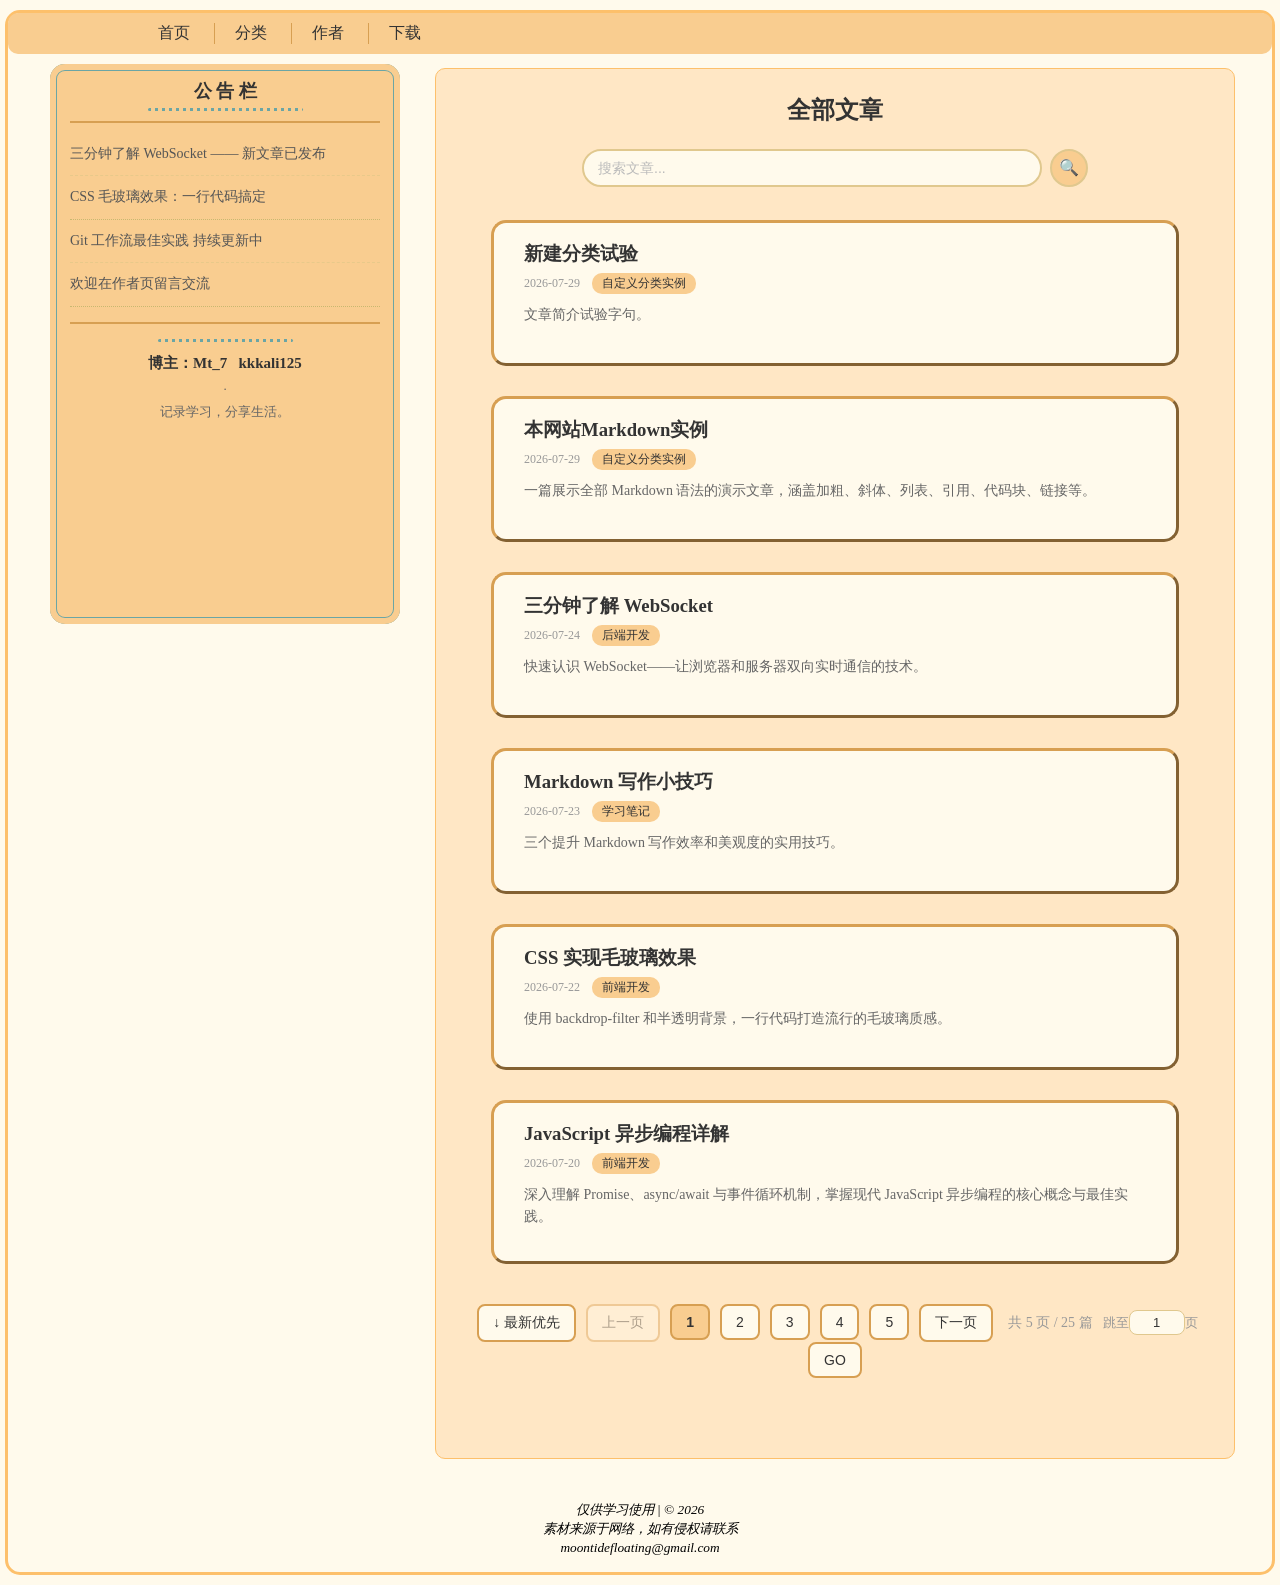
<file: index.html>
<!DOCTYPE html>
<html>
	<head>
		<meta charset="utf-8">
		<meta name="viewport" content="width=device-width, initial-scale=1.0">
		<title>温知小筑-首页</title>
		<link rel="stylesheet" href="123.css" />
		<link rel="icon" type="image/png" href="logo.png" />
		<style>
			.souSuoRongQi{display:flex!important;align-items:center;justify-content:center;gap:8px;margin:15px 50px 5px;min-height:44px}
			.souSuoShuRuBox{position:relative;flex:1;max-width:460px}
			.souSuoShuRu{width:100%;padding:9px 34px 9px 14px;border:2px solid #e0c88e;border-radius:20px;background:#FFFAEC;font-size:14px;color:#333;outline:none;box-sizing:border-box}
			.souSuoAnNiu{width:38px;height:38px;flex-shrink:0;border:2px solid #e0c88e;border-radius:50%;background:#f9cd90;font-size:16px;cursor:pointer;display:flex;align-items:center;justify-content:center}
			.souSuoQingChu{position:absolute;right:6px;top:50%;transform:translateY(-50%);font-size:18px;color:#bbb;background:none;border:none;cursor:pointer;display:none}
			.souSuoXiaLa{display:none;position:absolute;top:100%;left:0;right:0;margin-top:4px;list-style:none;background:#FFFAEC;border:1px solid #e0c88e;border-radius:10px;z-index:100;max-height:210px;overflow-y:auto;overflow-x:auto}
			.souSuoXiaLa--keJian{display:block}
			.souSuoGaoLiang{color:#D79F52;font-weight:bold}
			.souSuoBiaoTi{color:#333;font-weight:700}
			.souSuoZhangJie{color:#666;font-size:13px;padding-left:8px}
			.souSuoShangXiaWen{color:#999;font-size:12px;padding-left:16px}
		</style>
	</head>
	<body>
		<!-- ====== 顶部导航栏（全站共用） ====== -->
		<header>
			<nav>
				<ul class="nav">
					<li class="nav"><a href="./index.html">首页</a></li>
					<li class="nav"><a href="category.html">分类</a></li>
					<li class="nav"><a href="author.html">作者</a></li>
					<li class="nav"><a href="download.html">下载</a></li>
				</ul>
			</nav>
		</header>

		<!-- ====== 左侧边栏：sticky 吸附，展示公告与博主信息 ====== -->
		<article id="zuolan">
			<!-- 栏目标题 -->
			<div class="ceLanBiaoTou">公 告 栏</div>

			<!-- 公告列表 -->
			<ul class="gongGaoList">
				<li class="gongGaoItem">
					<a href="article.html?id=23">三分钟了解 WebSocket —— 新文章已发布</a>
				</li>
				<li class="gongGaoItem">
					<a href="article.html?id=21">CSS 毛玻璃效果：一行代码搞定</a>
				</li>
				<li class="gongGaoItem">
					<a href="article.html?id=1">Git 工作流最佳实践 持续更新中</a>
				</li>
				<li class="gongGaoItem">
					<a href="#">欢迎在作者页留言交流</a>
				</li>
			</ul>

			<!-- 博主简介 -->
			<div class="ceLanJianJie">
				<p>博主：Mt_7 &nbsp kkkali125</p>
				<p> · </p>
				<p>记录学习，分享生活。</p>
			</div>
		</article>

		<!-- ====== 右侧内容区：文章卡片列表 + 分页 ====== -->
		<article id="youlan">
			<!-- 页面标题（由 JS 动态填入"全部文章"或分类名） -->
			<h2 class="pageTitle" style="text-align:center; color:#333; margin-top:20px;"></h2>

			<!-- 搜索栏：按关键词过滤文章 -->
			<div class="souSuoRongQi">
				<div class="souSuoShuRuBox">
					<input type="text" id="searchInput" class="souSuoShuRu" placeholder="搜索文章..." autocomplete="off" />
					<button id="searchClear" class="souSuoQingChu" title="清除搜索">&times;</button>
					<ul class="souSuoXiaLa" id="searchSuggest"></ul>
				</div>
				<button id="searchBtn" class="souSuoAnNiu" title="搜索">🔍</button>
			</div>

			<!-- 6 个文章卡片容器（JS 每次渲染 6 篇，多余的隐藏） -->
			<section class="wenZhang"></section>
			<section class="wenZhang"></section>
			<section class="wenZhang"></section>
			<section class="wenZhang"></section>
			<section class="wenZhang"></section>
			<section class="wenZhang"></section>

			<!-- 分页按钮区（排序、筛选、页码、上下页）由 JS 动态生成 -->
			<div class="fenYeRongQi"></div>
		</article>

		<!-- ====== 底部版权信息（全站共用） ====== -->
		<footer>
			<section>
				<p><small><em>仅供学习使用 | © 2026<br />素材来源于网络，如有侵权请联系<br />moontidefloating@gmail.com</em></small></p>
			</section>
		</footer>

		<!-- ★ JS 数据文件 + 核心逻辑：底部加载 + defer，确保 DOM 就绪后执行 -->
		<script src="articles-data.js" defer></script>
		<script src="main.js" defer></script>
	</body>
</html>
</file>
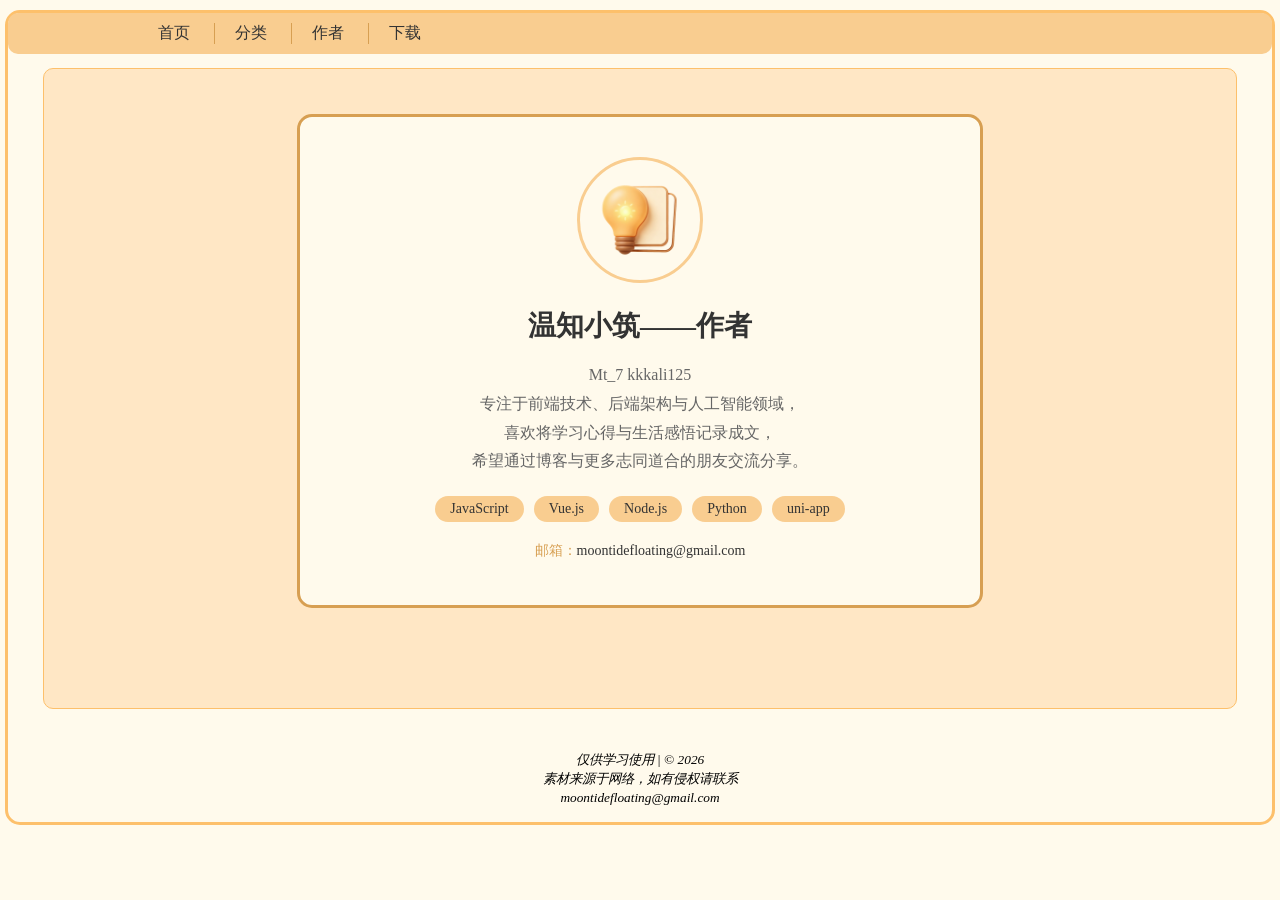
<file: author.html>
<!DOCTYPE html>
<html>
	<head>
		<meta charset="utf-8">
		<meta name="viewport" content="width=device-width, initial-scale=1.0">
		<title>温知小筑-作者</title>
		<link rel="stylesheet" href="123.css" />
		<link rel="icon" type="image/png" href="logo.png" />
	</head>
	<body>
		<!-- ====== 顶部导航栏 ====== -->
		<header>
			<nav>
				<ul class="nav">
					<li class="nav"><a href="./index.html">首页</a></li>
					<li class="nav"><a href="category.html">分类</a></li>
					<li class="nav"><a href="author.html">作者</a></li>
					<li class="nav"><a href="download.html">下载</a></li>
				</ul>
			</nav>
		</header>

		<!-- ====== 作者信息卡片（全宽布局，无左侧边栏） ====== -->
		<article id="zhuLan">
			<div class="zuoZheKaPian">
				<!-- 头像 -->
				<img class="zuoZheTouXiang" src="logo.png" alt="作者头像" />
				<!-- 昵称 -->
				<div class="zuoZheMingZi">温知小筑——作者</div>
				<!-- 简介 -->
				<p class="zuoZheMiaoShu">
					Mt_7&nbspkkkali125<br />
					专注于前端技术、后端架构与人工智能领域，<br />
					喜欢将学习心得与生活感悟记录成文，<br />
					希望通过博客与更多志同道合的朋友交流分享。
				</p>
				<!-- 技能标签 -->
				<div class="biaoQianRongQi">
					<span class="biaoQian">JavaScript</span>
					<span class="biaoQian">Vue.js</span>
					<span class="biaoQian">Node.js</span>
					<span class="biaoQian">Python</span>
					<span class="biaoQian">uni-app</span>
				</div>
				<!-- 联系方式 -->
				<div class="zuoZheLianXi">
					<p>邮箱：<a href="mailto:moontidefloating@gmail.com">moontidefloating@gmail.com</a></p>
				</div>
			</div>
		</article>

		<!-- ====== 底部版权信息 ====== -->
		<footer>
			<section>
				<p><small><em>仅供学习使用 | © 2026<br />素材来源于网络，如有侵权请联系<br />moontidefloating@gmail.com</em></small></p>
			</section>
		</footer>
	</body>
</html>
</file>
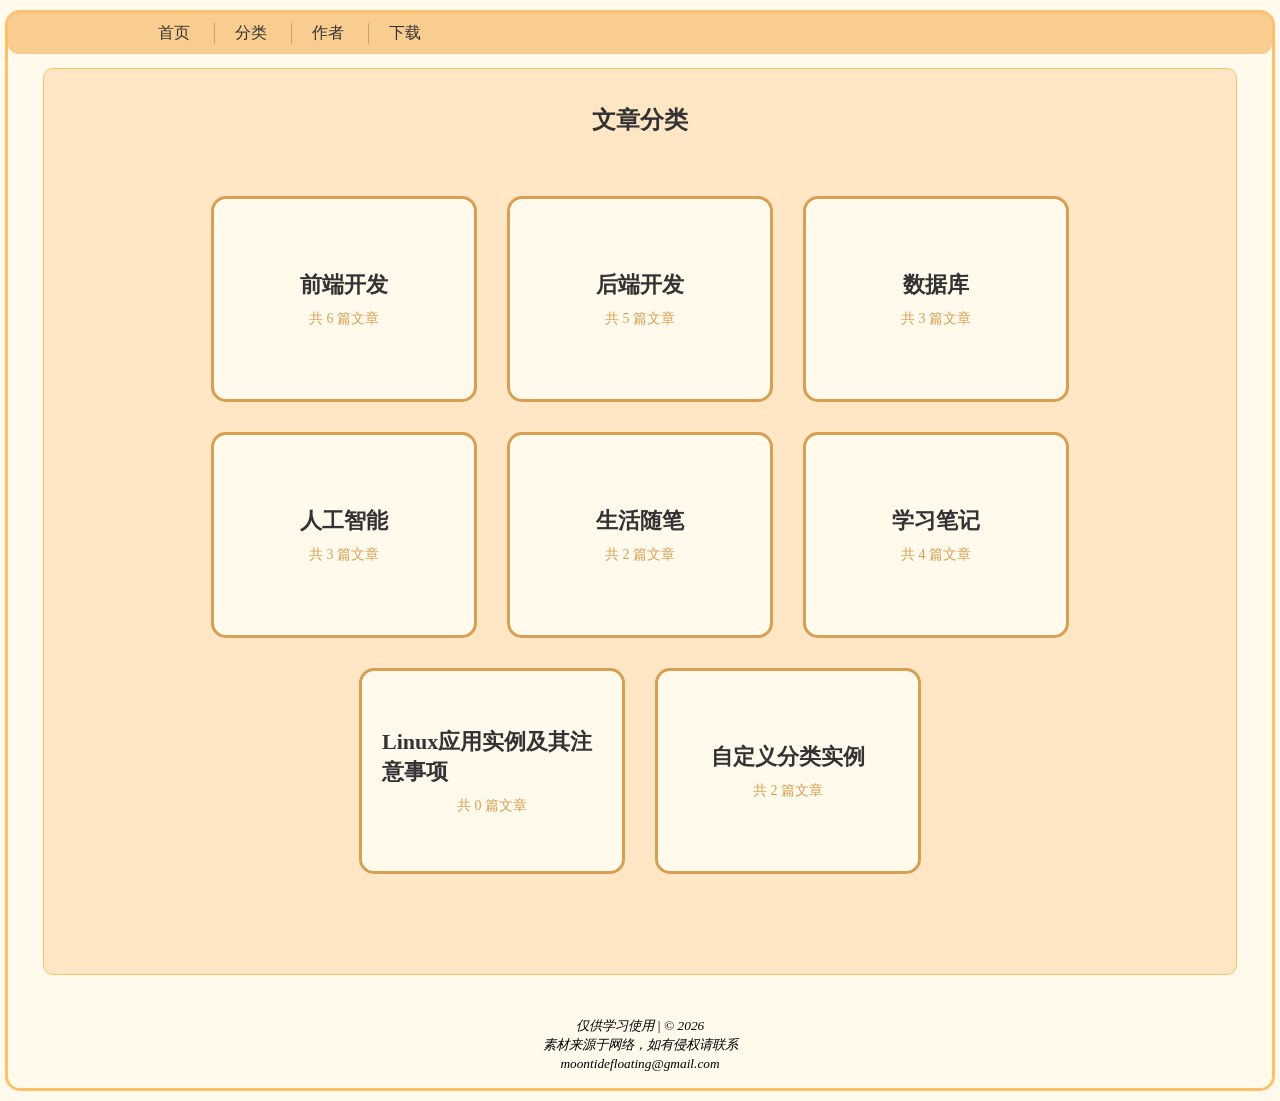
<file: category.html>
<!DOCTYPE html>
<html>
	<head>
		<meta charset="utf-8">
		<meta name="viewport" content="width=device-width, initial-scale=1.0">
		<title>温知小筑-分类</title>
		<link rel="stylesheet" href="123.css" />
		<link rel="icon" type="image/png" href="logo.png" />
	</head>
	<body>
		<!-- ====== 顶部导航栏 ====== -->
		<header>
			<nav>
				<ul class="nav">
					<li class="nav"><a href="./index.html">首页</a></li>
					<li class="nav"><a href="category.html">分类</a></li>
					<li class="nav"><a href="author.html">作者</a></li>
					<li class="nav"><a href="download.html">下载</a></li>
				</ul>
			</nav>
		</header>

		<!-- ====== 分类卡片区（全宽布局，无左侧边栏） ====== -->
		<article id="zhuLan">
			<h2 style="text-align:center; color:#333; margin-top:30px;">文章分类</h2>
			<div class="fenLeiRongQi">
				<!-- 每个卡片用 <a> 包裹，点击跳转到首页并带上 category 参数过滤 -->
				<a href="index.html?category=%E5%89%8D%E7%AB%AF%E5%BC%80%E5%8F%91" style="text-decoration:none;">
					<div class="fenLeiKaPian">
						<span class="fenLeiMingCheng">前端开发</span>
						<span class="fenLeiShuLiang"></span>
					</div>
				</a>
				<a href="index.html?category=%E5%90%8E%E7%AB%AF%E5%BC%80%E5%8F%91" style="text-decoration:none;">
					<div class="fenLeiKaPian">
						<span class="fenLeiMingCheng">后端开发</span>
						<span class="fenLeiShuLiang"></span>
					</div>
				</a>
				<a href="index.html?category=%E6%95%B0%E6%8D%AE%E5%BA%93" style="text-decoration:none;">
					<div class="fenLeiKaPian">
						<span class="fenLeiMingCheng">数据库</span>
						<span class="fenLeiShuLiang"></span>
					</div>
				</a>
				<a href="index.html?category=%E4%BA%BA%E5%B7%A5%E6%99%BA%E8%83%BD" style="text-decoration:none;">
					<div class="fenLeiKaPian">
						<span class="fenLeiMingCheng">人工智能</span>
						<span class="fenLeiShuLiang"></span>
					</div>
				</a>
				<a href="index.html?category=%E7%94%9F%E6%B4%BB%E9%9A%8F%E7%AC%94" style="text-decoration:none;">
					<div class="fenLeiKaPian">
						<span class="fenLeiMingCheng">生活随笔</span>
						<span class="fenLeiShuLiang"></span>
					</div>
				</a>
				<a href="index.html?category=%E5%AD%A6%E4%B9%A0%E7%AC%94%E8%AE%B0" style="text-decoration:none;">
					<div class="fenLeiKaPian">
						<span class="fenLeiMingCheng">学习笔记</span>
						<span class="fenLeiShuLiang"></span>
					</div>
				</a>
				<a href="index.html?category=Linux应用实例及其注意事项" style="text-decoration:none;">
					<div class="fenLeiKaPian">
						<span class="fenLeiMingCheng">Linux应用实例及其注意事项</span>
						<span class="fenLeiShuLiang"></span>
					</div>
				</a>
				<a href="index.html?category=自定义分类实例" style="text-decoration:none;">
					<div class="fenLeiKaPian">
						<span class="fenLeiMingCheng">自定义分类实例</span>
						<span class="fenLeiShuLiang"></span>
					</div>
				</a>
			</div>
		</article>

		<!-- ====== 底部版权信息 ====== -->
		<footer>
			<section>
				<p><small><em>仅供学习使用 | © 2026<br />素材来源于网络，如有侵权请联系<br />moontidefloating@gmail.com</em></small></p>
			</section>
		</footer>
	<script src="articles-data.js"></script>
	<script>
		(function() {
			document.querySelectorAll('.fenLeiKaPian').forEach(function(card) {
				var name = card.querySelector('.fenLeiMingCheng').textContent.trim();
				var count = window.uniBlogData.filter(function(a) { return a.category === name; }).length;
				card.querySelector('.fenLeiShuLiang').textContent = '共 ' + count + ' 篇文章';
			});
		})();
	</script>
</body>
</html>
</file>
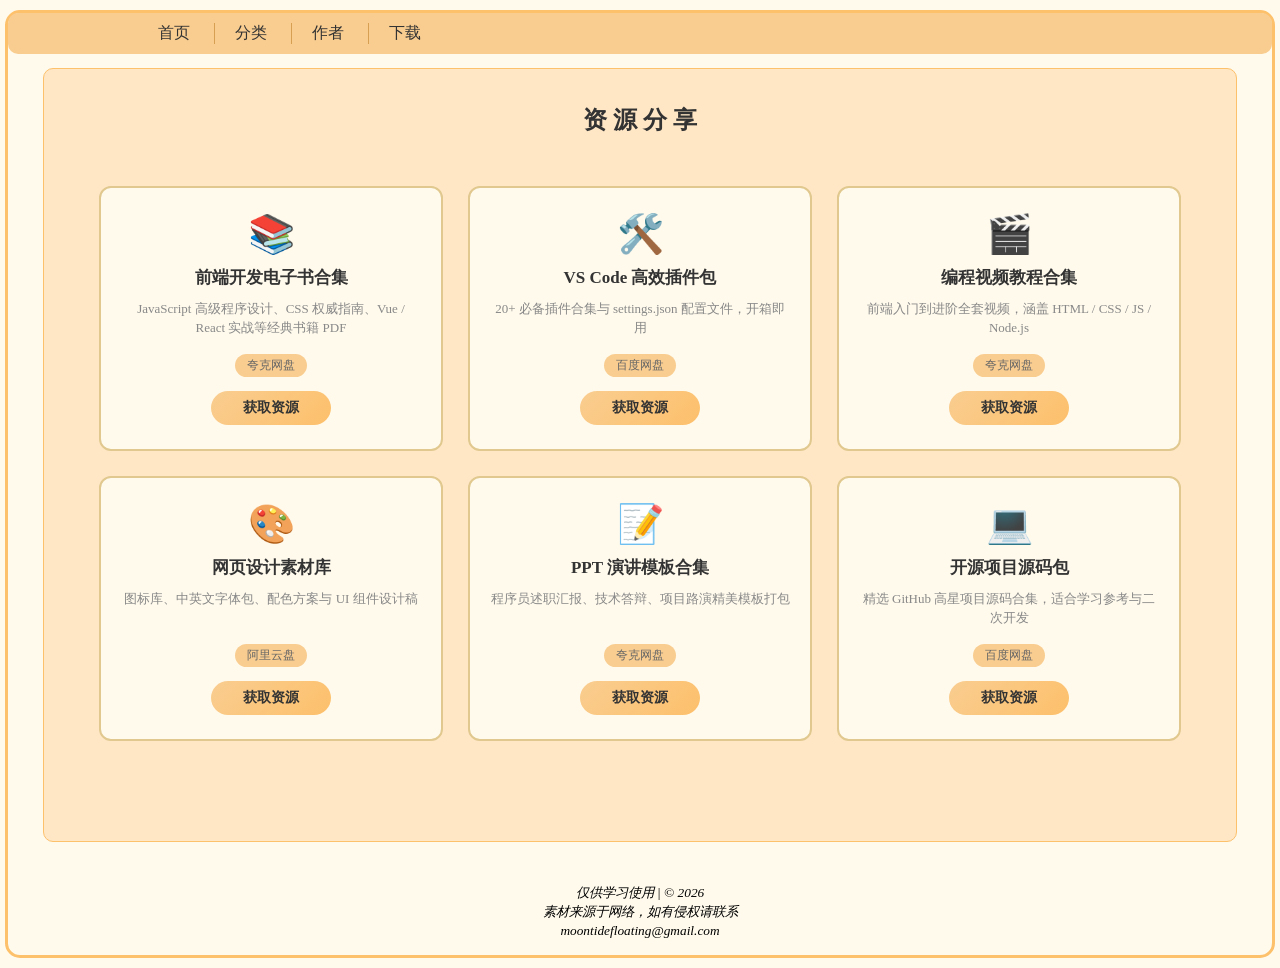
<file: download.html>
<!DOCTYPE html>
<html>
	<head>
		<meta charset="utf-8">
		<meta name="viewport" content="width=device-width, initial-scale=1.0">
		<title>温知小筑-资源下载</title>
		<link rel="stylesheet" href="123.css" />
		<link rel="icon" type="image/png" href="logo.png" />
	</head>
	<body>
		<!-- ====== 顶部导航栏 ====== -->
		<header>
			<nav>
				<ul class="nav">
					<li class="nav"><a href="./index.html">首页</a></li>
					<li class="nav"><a href="category.html">分类</a></li>
					<li class="nav"><a href="author.html">作者</a></li>
					<li class="nav"><a href="download.html">下载</a></li>
				</ul>
			</nav>
		</header>

		<!-- ====== 资源分享区（卡片网格布局，网盘链接分享） ====== -->
		<article id="zhuLan">
			<h2 class="pageTitle" style="text-align:center; color:#333; margin-top:30px;">资 源 分 享</h2>

			<div class="xiaZaiRongQi">
				<section class="xiaZaiKaPian">
					<div class="kaPianTuBiao">📚</div>
					<h3 class="kaPianBiaoTi">前端开发电子书合集</h3>
					<p class="kaPianMiaoShu">JavaScript 高级程序设计、CSS 权威指南、Vue / React 实战等经典书籍 PDF</p>
					<span class="wangPanBiaoQian">夸克网盘</span>
					<a class="xiaZaiLianJie" href="#">获取资源</a>
				</section>

				<section class="xiaZaiKaPian">
					<div class="kaPianTuBiao">🛠️</div>
					<h3 class="kaPianBiaoTi">VS Code 高效插件包</h3>
					<p class="kaPianMiaoShu">20+ 必备插件合集与 settings.json 配置文件，开箱即用</p>
					<span class="wangPanBiaoQian">百度网盘</span>
					<a class="xiaZaiLianJie" href="#">获取资源</a>
				</section>

				<section class="xiaZaiKaPian">
					<div class="kaPianTuBiao">🎬</div>
					<h3 class="kaPianBiaoTi">编程视频教程合集</h3>
					<p class="kaPianMiaoShu">前端入门到进阶全套视频，涵盖 HTML / CSS / JS / Node.js</p>
					<span class="wangPanBiaoQian">夸克网盘</span>
					<a class="xiaZaiLianJie" href="#">获取资源</a>
				</section>

				<section class="xiaZaiKaPian">
					<div class="kaPianTuBiao">🎨</div>
					<h3 class="kaPianBiaoTi">网页设计素材库</h3>
					<p class="kaPianMiaoShu">图标库、中英文字体包、配色方案与 UI 组件设计稿</p>
					<span class="wangPanBiaoQian">阿里云盘</span>
					<a class="xiaZaiLianJie" href="#">获取资源</a>
				</section>

				<section class="xiaZaiKaPian">
					<div class="kaPianTuBiao">📝</div>
					<h3 class="kaPianBiaoTi">PPT 演讲模板合集</h3>
					<p class="kaPianMiaoShu">程序员述职汇报、技术答辩、项目路演精美模板打包</p>
					<span class="wangPanBiaoQian">夸克网盘</span>
					<a class="xiaZaiLianJie" href="#">获取资源</a>
				</section>

				<section class="xiaZaiKaPian">
					<div class="kaPianTuBiao">💻</div>
					<h3 class="kaPianBiaoTi">开源项目源码包</h3>
					<p class="kaPianMiaoShu">精选 GitHub 高星项目源码合集，适合学习参考与二次开发</p>
					<span class="wangPanBiaoQian">百度网盘</span>
					<a class="xiaZaiLianJie" href="#">获取资源</a>
				</section>
			</div>
		</article>

		<!-- ====== 底部版权信息 ====== -->
		<footer>
			<section>
				<p><small><em>仅供学习使用 | © 2026<br />素材来源于网络，如有侵权请联系<br />moontidefloating@gmail.com</em></small></p>
			</section>
		</footer>

		<!-- ====== 下载链接弹窗遮罩 ====== -->
		<div class="moTaiZhao" id="linkModal">
			<div class="moTaiChuang">
				<div class="moTaiBiaoTou">
					<span class="moTaiBiaoTi"></span>
					<span class="moTaiGuanBi">&times;</span>
				</div>
				<div class="moTaiNeiRong" id="modalContent"></div>
			</div>
		</div>

		<!-- ====== 弹窗逻辑：事件委托 + 卡片链接数据 ====== -->
		<script>
		(function () {
			var modal = document.getElementById('linkModal');
			var title = modal.querySelector('.moTaiBiaoTi');
			var content = document.getElementById('modalContent');
			var closeBtn = modal.querySelector('.moTaiGuanBi');

			/* 每张卡片的下载链接数据，按卡片在页面中的顺序 */
			var linkData = [
				{
					title: '前端开发电子书合集',
					links: [
						{ label: '夸克网盘', value: 'https://platform.dsfdsek.com/usage' },
						{ label: '备用链接', value: 'https://pan.quark.cn/s/xxxxxxxx' },
						{ label: '提取码',    value: 'abcd' }
					]
				},
				{
					title: 'VS Code 高效插件包',
					links: [
						{ label: '百度网盘', value: 'https://pan.baidu.com/s/xxxxxxxx' },
						{ label: '提取码',    value: 'efgh' }
					]
				},
				{
					title: '编程视频教程合集',
					links: [
						{ label: '夸克网盘', value: 'https://pan.quark.cn/s/xxxxxxxx' },
						{ label: '备用链接', value: 'https://platform.dsfdsek.com/usage' },
						{ label: '提取码',    value: 'ijkl' }
					]
				},
				{
					title: '网页设计素材库',
					links: [
						{ label: '阿里云盘', value: 'https://www.alipan.com/s/xxxxxxxx' },
						{ label: '提取码',    value: 'mnop' }
					]
				},
				{
					title: 'PPT 演讲模板合集',
					links: [
						{ label: '夸克网盘', value: 'https://pan.quark.cn/s/xxxxxxxx' },
						{ label: '备用链接', value: 'https://platform.dsfdsek.com/usage' },
						{ label: '提取码',    value: 'qrst' }
					]
				},
				{
					title: '开源项目源码包',
					links: [
						{ label: '百度网盘', value: 'https://pan.baidu.com/s/xxxxxxxx' },
						{ label: 'GitHub',   value: 'https://github.com/xxxxxxxx' },
						{ label: '提取码',    value: 'uvwx' }
					]
				}
			];

			function open(index) {
				var data = linkData[index];
				title.textContent = data.title;
				content.innerHTML = data.links.map(function (item) {
					return '<div class="lianJieHang">' +
						'<span class="lianJieBiaoQian">' + item.label + '</span>' +
						'<span class="lianJieZhi">' + item.value + '</span>' +
						'</div>';
				}).join('');
				modal.classList.add('moTaiZhao--xianShi');
			}

			function close() {
				modal.classList.remove('moTaiZhao--xianShi');
			}

			/* 事件委托：捕获卡片容器内所有按钮点击 */
			document.querySelector('.xiaZaiRongQi').addEventListener('click', function (e) {
				var btn = e.target.closest('.xiaZaiLianJie');
				if (!btn) return;
				e.preventDefault();
				var cards = document.querySelectorAll('.xiaZaiKaPian');
				var card = btn.closest('.xiaZaiKaPian');
				var index = Array.prototype.indexOf.call(cards, card);
				if (index >= 0) open(index);
			});

			/* 点击关闭按钮 */
			closeBtn.addEventListener('click', close);

			/* 点击遮罩空白区域关闭 */
			modal.addEventListener('click', function (e) {
				if (e.target === modal) close();
			});

			/* ESC 键关闭 */
			document.addEventListener('keydown', function (e) {
				if (e.key === 'Escape') close();
			});
		})();
		</script>
	</body>
</html>
</file>
<file: 123.css>
/* ============================================================
 *  博客全局样式表 —— 统一暖橙色主题，所有页面共用
 * ============================================================ */

/* ---------- 1. 页面基座 ---------- */
/* Grid 布局：两端 1fr 平衡 + zuolan(350px) + 间隙(35px) + youlan(自适应≤800px)。
   永不换行——缩放时两侧等距留白，zuolan 和 youlan 始终并排居中 */
body {
	display: grid;
	grid-template-columns: 1fr 5px 350px 35px minmax(300px, 800px) 1fr;
	background-color: #FFFAEC;
	margin: 10px 5px;
	border-width: 3px;
	border-style: solid;
	border-color: #FDC06B;
	border-radius: 15px;
	overflow-x: hidden;
}

/* header / footer / #zhuLan：横跨所有列，消除浏览器默认边距 */
header, footer, #zhuLan {
	grid-column: 1 / -1;
}

header {
	margin: 0;
	padding: 0;
}

/* ---------- 2. 导航栏 ---------- */
nav {
	width: 100%;
	padding: 10px 0;
	border-radius: 10px;
	background-color: #f9cd90;
	box-sizing: border-box;
}

/* 导航列表容器：去掉默认圆点，左缩进 */
ul.nav {
	margin: 0;
	padding-left: 130px;
	list-style: none;
}

/* 导航列表项：横向排列，相邻项之间 1px 分隔线，边缘无缝 */
li.nav {
	padding: 0 20px;
	display: inline-block;
	border: none;
}

li.nav + li.nav {
	border-left: 1px solid #D79F52;
}

/* 全局链接样式 */
a {
	text-decoration: none;
	color: #333333;
}

a:hover {
	color: #D79F52;
}

/* ---------- 3. 左侧 sticky 侧边栏 ---------- */
/* 首页放公告栏，文章页放 TOC 目录 */
#zuolan {
	grid-column: 3;
	grid-row: 2;
	position: sticky;
	top: 15px;
	width: 350px;
	height: 560px;
	margin-top: 10px;
	border-radius: 15px;
	background-color: #f9cd90;
	box-sizing: border-box;
	overflow: hidden;
	box-shadow: inset 0 0 0 6px #f9cd90, inset 0 0 0 7px #6BA5A5;
}

/* 侧边栏头部标题：“公告栏” / “目 录” */
.ceLanBiaoTou {
	text-align: center;
	font-size: 18px;
	font-weight: bold;
	color: #333;
	padding: 15px 0 10px;
	border-bottom: 2px solid #D79F52;
	margin: 0 20px;
	position: relative;
}

.ceLanBiaoTou::after {
	content: '';
	display: block;
	width: 50%;
	height: 3px;
	margin: 5px auto 0;
	background: repeating-linear-gradient(
		90deg,
		#6BA5A5 0, #6BA5A5 3px,
		transparent 3px, transparent 7px
	);
	border-radius: 2px;
}

/* 公告列表 */
.gongGaoList {
	list-style: none;
	padding: 0 20px;
	margin: 10px 0;
}

/* 公告条目 */
.gongGaoItem {
	padding: 10px 0;
	border-bottom: 1px dashed #e8c98a;
}

/* 交替条目：虚线换色 */
.gongGaoItem:nth-child(even) {
	border-bottom-style: dotted;
	border-bottom-color: #c9b870;
}

.gongGaoItem a {
	display: block;
	color: #555;
	font-size: 14px;
	text-decoration: none;
	line-height: 1.6;
	transition: color 0.2s;
}

.gongGaoItem a:hover {
	color: #D79F52;
}

/* 博主简介 */
.ceLanJianJie {
	text-align: center;
	padding: 15px 20px;
	margin: 15px 20px 0;
	border-top: 2px solid #D79F52;
	position: relative;
}

.ceLanJianJie::before {
	content: '';
	display: block;
	width: 50%;
	height: 3px;
	margin: 0 auto 8px;
	background: repeating-linear-gradient(
		90deg,
		#6BA5A5 0, #6BA5A5 3px,
		transparent 3px, transparent 7px
	);
	border-radius: 2px;
}

.ceLanJianJie p {
	font-size: 13px;
	color: #666;
	line-height: 1.8;
	margin: 0;
}

.ceLanJianJie p:first-child {
	font-size: 15px;
	font-weight: bold;
	color: #333;
}

/* ---------- 4. 右侧内容主区域 ---------- */
/* 首页放文章卡片 + 分页，文章页放正文。
   放在 grid 第 5 列（自适应列，宽屏≤800px，缩放时自动伸缩） */
#youlan {
	text-align: center;
	grid-column: 5;
	grid-row: 2;
	margin-top: 14px;
	border-radius: 10px;
	background-color: #FFE7C5;
	padding: 5px;
	padding-bottom: 60px;
	border-width: 1px;
	border-style: solid;
	border-color: #FDC06B;
	box-sizing: border-box;
}

/* ---------- 搜索栏 ---------- */
.souSuoRongQi {
	display: flex !important;
	align-items: center;
	justify-content: center;
	gap: 8px;
	margin: 15px 50px 5px;
	width: auto;
	height: auto;
	visibility: visible;
	opacity: 1;
}

/* 输入框包装器：absolute 定位 × 按钮的基准 */
.souSuoShuRuBox {
	position: relative;
	flex: 1;
	max-width: 460px;
}

.souSuoShuRu {
	width: 100%;
	padding: 9px 34px 9px 14px;
	border: 2px solid #e0c88e;
	border-radius: 20px;
	background-color: #FFFAEC;
	font-size: 14px;
	color: #333;
	outline: none;
	transition: border-color 0.2s;
	box-sizing: border-box;
}

.souSuoShuRu:focus {
	border-color: #D79F52;
}

.souSuoShuRu::placeholder {
	color: #bbb;
}

/* 清空 × 按钮（覆盖在输入框右端） */
.souSuoQingChu {
	position: absolute;
	right: 6px;
	top: 50%;
	transform: translateY(-50%);
	font-size: 18px;
	color: #bbb;
	background: none;
	border: none;
	cursor: pointer;
	padding: 0 6px;
	line-height: 1;
	display: none;
	transition: color 0.2s;
}

.souSuoQingChu:hover {
	color: #999;
}

.souSuoQingChu--keJian {
	display: block;
}

/* 搜索按钮 */
.souSuoAnNiu {
	width: 38px;
	height: 38px;
	border: 2px solid #e0c88e;
	border-radius: 50%;
	background-color: #f9cd90;
	font-size: 16px;
	cursor: pointer;
	display: flex;
	align-items: center;
	justify-content: center;
	transition: all 0.2s;
	flex-shrink: 0;
	padding: 0;
}

.souSuoAnNiu:hover {
	background-color: #D79F52;
	border-color: #D79F52;
	box-shadow: 0 2px 8px rgba(215, 159, 82, 0.35);
}

/* 搜索候选人下拉浮层 */
.souSuoXiaLa {
	display: none;
	position: absolute;
	top: 100%;
	left: 0;
	right: 0;
	margin-top: 4px;
	padding: 6px 0;
	list-style: none;
	background: #FFFAEC;
	border: 1px solid #e0c88e;
	border-radius: 10px;
	box-shadow: 0 4px 14px rgba(0, 0, 0, 0.12);
	z-index: 100;
	max-height: 210px;
	overflow-y: auto;
	overflow-x: auto;
}

.souSuoXiaLa--keJian {
	display: block;
}

/* 下拉条目 */
.souSuoHouXuan {
	padding: 8px 14px;
	font-size: 14px;
	color: #555;
	cursor: pointer;
	transition: background-color 0.15s;
	white-space: nowrap;
}

.souSuoHouXuan:hover,
.souSuoHouXuan--xuanZhong {
	background-color: #ffe7c5;
}

/* 下拉文章标题 */
.souSuoBiaoTi {
	color: #333;
	font-weight: 700;
}

/* 下拉匹配章节标题 */
.souSuoZhangJie {
	color: #666;
	font-size: 13px;
	padding-left: 8px;
}

/* 下拉上下文摘要 */
.souSuoShangXiaWen {
	color: #999;
	font-size: 12px;
	padding-left: 16px;
}

/* 匹配高亮文本 */
.souSuoGaoLiang {
	color: #D79F52;
	font-weight: bold;
}

/* ---------- 5. 底部版权 ---------- */
footer {
	text-align: center;
	padding-top: 2%;
}

/* ---------- 6. 文章卡片（首页） ---------- */
.wenZhang {
	margin-top: 30px;
	margin-left: 50px;
	margin-right: 50px;
	min-height: 140px;
	border-radius: 15px;
	background-color: #FFFAEC;
	border-color: #D79F52;
	border-width: 3px;
	border-style: outset;  /* 立体凸起边框效果 */
	overflow: hidden;      /* 防止圆角被内容溢出破坏 */
}

/* ---------- 7. 分页组件 ---------- */
/* 分页按钮容器 */
.fenYeRongQi {
	text-align: center;
	margin-top: 30px;
	padding: 10px 0 20px 0;
}

/* 分页按钮通用样式 */
.fenYeBtn {
	display: inline-block;
	margin: 0 5px;
	padding: 8px 14px;
	border: 2px solid #D79F52;
	border-radius: 8px;
	background-color: #FFFAEC;
	color: #333;
	cursor: pointer;
	font-size: 14px;
	text-decoration: none;
	transition: all 0.2s ease;  /* 悬停过渡动画 */
}

.fenYeBtn:hover {
	background-color: #f9cd90;
}

/* 当前页码高亮 */
.fenYeBtnActive {
	background-color: #f9cd90;
	font-weight: bold;
}

/* 禁用状态（如第一页的"上一页"） */
.fenYeBtn:disabled {
	opacity: 0.4;
	cursor: not-allowed;
}

/* 页码跳转输入框 */
.fenYeTiaoZhuan {
	width: 42px;
	padding: 4px 6px;
	border: 1px solid #e0c88e;
	border-radius: 8px;
	background-color: #FFFAEC;
	font-size: 13px;
	color: #333;
	text-align: center;
	outline: none;
	transition: border-color 0.2s;
	-moz-appearance: textfield;
}

.fenYeTiaoZhuan:focus {
	border-color: #D79F52;
}

/* 隐藏 number 输入框的上下箭头（Chrome / Safari） */
.fenYeTiaoZhuan::-webkit-inner-spin-button,
.fenYeTiaoZhuan::-webkit-outer-spin-button {
	-webkit-appearance: none;
	margin: 0;
}

/* ---------- 8. 文章详情页 ---------- */
/* 文章正文容器 */
.articleNeiRong {
	max-width: 800px;
	margin: 0 auto;
	padding: 20px 40px;
	text-align: left;
}

/* 文章标题 */
.articleNeiRong h1 {
	font-size: 26px;
	color: #333;
	text-align: center;
	margin-bottom: 10px;
}

/* 日期 / 分类 元信息行 */
.articleMeta {
	text-align: center;
	margin-bottom: 30px;
	font-size: 13px;
	color: #999;
}

.articleMeta span {
	margin: 0 10px;
}

/* 文章二级标题（章节标题）：下划线分隔 */
.articleNeiRong h2 {
	font-size: 20px;
	color: #333;
	margin-top: 30px;
	margin-bottom: 10px;
	padding-bottom: 8px;
	border-bottom: 2px solid #f9cd90;
}

/* 文章正文内三级~六级标题（body 里用 ### ~ ###### 生成） */
.articleNeiRong h3 {
	font-size: 18px;
	color: #444;
	margin-top: 24px;
	margin-bottom: 8px;
}

.articleNeiRong h4 {
	font-size: 16px;
	color: #555;
	margin-top: 20px;
	margin-bottom: 6px;
}

.articleNeiRong h5 {
	font-size: 15px;
	color: #666;
	margin-top: 16px;
	margin-bottom: 4px;
}

.articleNeiRong h6 {
	font-size: 14px;
	color: #777;
	margin-top: 14px;
	margin-bottom: 4px;
}

/* 文章正文图片：自适应容器宽度 */
.articleNeiRong img {
	max-width: 100%;
	height: auto;
	display: block;
	margin: 20px auto;
	border-radius: 6px;
}

/* 文章正文段落：首行缩进两字 */
.articleNeiRong p {
	font-size: 16px;
	color: #444;
	line-height: 1.9;
	text-indent: 2em;
	margin-bottom: 15px;
}

/* ---------- 9. TOC 侧边目录（文章页左侧） ---------- */
/* 目录头部标题 */
.muLuBiaoTou {
	text-align: center;
	font-size: 18px;
	font-weight: bold;
	color: #333;
	padding: 15px 0 10px 0;
	border-bottom: 2px solid #D79F52;
	margin: 0 20px 10px 20px;
}

/* 目录列表容器 */
.toc-list {
	list-style: none;
	padding: 0 20px;
	margin: 0;
	overflow-y: auto;     /* 内容过长时纵向滚动 */
	max-height: 450px;
}

/* 目录项 */
.toc-list li {
	padding: 8px 0;
	border-bottom: 1px dashed #e8d5b7;
}

.toc-list li a {
	display: block;
	color: #555;
	font-size: 14px;
	text-decoration: none;
	transition: color 0.2s;
}

.toc-list li a:hover {
	color: #D79F52;
}

/* 当前阅读章节高亮：加粗 + 左侧竖线 */
.toc-list li a.toc-active {
	color: #D79F52;
	font-weight: bold;
	padding-left: 8px;
	border-left: 3px solid #D79F52;
}

/* ---------- 10. 下载页 ---------- */
/* 全宽内容容器（替代 #youlan，用于分类页 / 作者页 / 下载页） */
#zhuLan {
	margin-left: 35px;
	margin-top: 14px;
	margin-right: 35px;
	border-radius: 10px;
	background-color: #FFE7C5;
	padding: 5px;
	padding-bottom: 60px;
	border-width: 1px;
	border-style: solid;
	border-color: #FDC06B;
	height: auto;
}

/* ---------- 10. 下载页：网盘资源卡片网格 ---------- */
/* 卡片 flex 容器：3 列居中网格 */
.xiaZaiRongQi {
	display: flex;
	flex-wrap: wrap;
	justify-content: center;
	gap: 25px;
	padding: 30px 30px 40px;
}

/* 资源卡片 */
.xiaZaiKaPian {
	width: 300px;
	background-color: #FFFAEC;
	border: 2px solid #e0c88e;
	border-radius: 12px;
	padding: 24px 20px;
	text-align: center;
	transition: all 0.3s;
	display: flex;
	flex-direction: column;
	align-items: center;
}

.xiaZaiKaPian:hover {
	border-color: #D79F52;
	transform: translateY(-4px);
	box-shadow: 0 6px 16px rgba(215, 159, 82, 0.25);
}

/* 卡片图标 */
.kaPianTuBiao {
	font-size: 38px;
	margin-bottom: 10px;
}

/* 卡片标题 */
.kaPianBiaoTi {
	font-size: 17px;
	font-weight: bold;
	color: #333;
	margin: 0 0 10px;
}

/* 卡片描述 */
.kaPianMiaoShu {
	font-size: 13px;
	color: #888;
	margin: 0 0 16px;
	line-height: 1.5;
	flex-grow: 1;
}

/* 网盘标签 */
.wangPanBiaoQian {
	display: inline-block;
	padding: 3px 12px;
	background-color: #f9cd90;
	border-radius: 12px;
	font-size: 12px;
	color: #666;
	margin-bottom: 14px;
}

/* 获取资源按钮 */
.xiaZaiLianJie {
	display: inline-block;
	padding: 8px 32px;
	background: linear-gradient(135deg, #f9cd90, #FDC06B);
	color: #333;
	border: none;
	border-radius: 20px;
	text-decoration: none;
	font-size: 14px;
	font-weight: bold;
	transition: all 0.2s;
}

.xiaZaiLianJie:hover {
	background: linear-gradient(135deg, #D79F52, #e8a040);
	color: #fff;
	box-shadow: 0 3px 10px rgba(215, 159, 82, 0.4);
}

/* ---------- 下载链接弹窗 ---------- */
/* 全屏遮罩：默认隐藏，xianShi 类触发出现 */
.moTaiZhao {
	position: fixed;
	top: 0;
	left: 0;
	width: 100%;
	height: 100%;
	background: rgba(0, 0, 0, 0.4);
	display: flex;
	align-items: center;
	justify-content: center;
	z-index: 1000;
	opacity: 0;
	visibility: hidden;
	transition: opacity 0.2s, visibility 0.2s;
}

.moTaiZhao--xianShi {
	opacity: 1;
	visibility: visible;
}

/* 弹窗本体 */
.moTaiChuang {
	background: #FFFAEC;
	border-radius: 12px;
	width: 420px;
	max-width: 92vw;
	box-shadow: 0 8px 30px rgba(0, 0, 0, 0.25);
	overflow: hidden;
}

/* 弹窗标题栏 */
.moTaiBiaoTou {
	display: flex;
	justify-content: space-between;
	align-items: center;
	padding: 12px 18px;
	background: #f9cd90;
}

.moTaiBiaoTi {
	font-size: 16px;
	font-weight: bold;
	color: #333;
}

.moTaiGuanBi {
	font-size: 24px;
	color: #999;
	cursor: pointer;
	line-height: 1;
	transition: color 0.2s;
}

.moTaiGuanBi:hover {
	color: #333;
}

/* 弹窗内容区 */
.moTaiNeiRong {
	padding: 18px;
	max-height: 55vh;
	overflow-y: auto;
}

/* 链接行 */
.lianJieHang {
	padding: 10px 0;
	border-bottom: 1px dashed #e8d5a8;
}

.lianJieHang:last-child {
	border-bottom: none;
}

.lianJieBiaoQian {
	display: block;
	font-size: 12px;
	color: #888;
	margin-bottom: 3px;
}

.lianJieZhi {
	font-size: 13px;
	color: #555;
	word-break: break-all;
}

/* ---------- 11. 分类页 ---------- */
/* 分类卡片 flex 布局容器 */
.fenLeiRongQi {
	display: flex;
	flex-wrap: wrap;          /* 换行 */
	justify-content: center;  /* 水平居中 */
	gap: 30px;
	padding: 40px 20px;
}

/* 分类卡片 */
.fenLeiKaPian {
	width: 220px;
	height: 160px;
	background-color: #FFFAEC;
	border: 3px solid #D79F52;
	border-radius: 15px;
	cursor: pointer;
	transition: all 0.3s ease;
	display: flex;
	flex-direction: column;
	align-items: center;
	justify-content: center;
	padding: 20px;
}

/* 悬停：上浮 + 投影效果 */
.fenLeiKaPian:hover {
	background-color: #f9cd90;
	transform: translateY(-5px);
	box-shadow: 0 5px 15px rgba(215, 159, 82, 0.4);
}

/* 分类名称 */
.fenLeiKaPian .fenLeiMingCheng {
	font-size: 22px;
	font-weight: bold;
	color: #333333;
	margin-bottom: 10px;
}

/* 分类文章数量 */
.fenLeiKaPian .fenLeiShuLiang {
	font-size: 14px;
	color: #D79F52;
}

/* ---------- 12. 作者页 ---------- */
/* 作者信息卡片容器 */
.zuoZheKaPian {
	max-width: 600px;
	margin: 40px auto;
	background-color: #FFFAEC;
	border: 3px solid #D79F52;
	border-radius: 15px;
	padding: 40px;
	text-align: center;
}

/* 头像：圆形裁剪 */
.zuoZheTouXiang {
	width: 120px;
	height: 120px;
	border-radius: 50%;
	border: 3px solid #f9cd90;
	object-fit: cover;  /* 保证图片不变形填充 */
	margin-bottom: 20px;
}

/* 作者昵称 */
.zuoZheMingZi {
	font-size: 28px;
	font-weight: bold;
	color: #333333;
	margin-bottom: 10px;
}

/* 作者简介 */
.zuoZheMiaoShu {
	font-size: 16px;
	color: #666666;
	line-height: 1.8;
	margin-bottom: 20px;
}

/* 技能标签 flex 容器 */
.biaoQianRongQi {
	display: flex;
	flex-wrap: wrap;
	justify-content: center;
	gap: 10px;
	margin-bottom: 20px;
}

/* 单个技能标签：圆角药丸样式 */
.biaoQian {
	display: inline-block;
	background-color: #f9cd90;
	color: #333333;
	padding: 5px 15px;
	border-radius: 20px;
	font-size: 14px;
}

/* 联系方式 */
.zuoZheLianXi {
	font-size: 14px;
	color: #D79F52;
}

.zuoZheLianXi p {
	margin: 5px 0;
	text-align: center;
}

/* ============================================================
 *  移动端适配 —— 屏幕宽度 ≤ 768px 时生效，PC 布局不受影响
 * ============================================================ */
@media screen and (max-width: 768px) {

	/* ---------- 页面基座：Grid 降级为块级单列 ---------- */
	body {
		display: block;
		margin: 5px 2px;
		border-width: 2px;
		border-radius: 8px;
	}

	/* ---------- 导航栏：居中 + 去掉左侧大缩进 ---------- */
	ul.nav {
		padding-left: 0;
		text-align: center;
	}

	li.nav {
		padding: 0 10px;
		border: none;
		font-size: 14px;
	}

	/* ---------- 左侧侧边栏：全宽，不 sticky，放内容上方 ---------- */
	#zuolan {
		grid-column: auto;
		grid-row: auto;
		position: static;
		width: auto;
		height: auto;
		min-height: 200px;
		margin: 8px;
		border-radius: 10px;
		box-shadow: inset 0 0 0 4px #f9cd90, inset 0 0 0 5px #6BA5A5;
	}

	/* 侧边栏：标题装饰线缩小 */
	.ceLanBiaoTou {
		font-size: 16px;
		padding: 10px 0 8px;
	}

	.ceLanBiaoTou::after {
		height: 2px;
		margin: 4px auto 0;
	}

	/* 侧边栏：公告条目博主信息紧凑排布 */
	.gongGaoItem {
		padding: 8px 0;
	}

	.gongGaoItem a {
		font-size: 13px;
	}

	.ceLanJianJie {
		padding: 10px 15px;
		margin: 10px 15px 0;
	}

	.ceLanJianJie p {
		font-size: 12px;
	}

	.ceLanJianJie::before {
		height: 2px;
		margin: 0 auto 6px;
	}

	/* ---------- 右侧内容区：全宽 ---------- */
	#youlan {
		grid-column: auto;
		grid-row: auto;
		width: auto;
		margin: 8px;
		float: none;
		display: block;
	}

	/* 搜索栏：窄屏紧凑 */
	.souSuoRongQi {
		margin: 12px 10px 5px;
		gap: 6px;
	}

	.souSuoShuRuBox {
		max-width: none;
	}

	.souSuoShuRu {
		font-size: 13px;
		padding: 8px 30px 8px 12px;
	}

	.souSuoQingChu {
		right: 4px;
		font-size: 16px;
	}

	.souSuoAnNiu {
		width: 34px;
		height: 34px;
		font-size: 14px;
	}

	.souSuoXiaLa {
		max-height: 180px;
	}

	.souSuoHouXuan {
		font-size: 13px;
		padding: 7px 12px;
	}

	.souSuoShangXiaWen {
		font-size: 11px;
	}

	/* ---------- 全宽容器（分类/作者/下载页）---------- */
	#zhuLan {
		margin: 8px;
	}

	/* ---------- 文章卡片：缩减边距 ---------- */
	.wenZhang {
		margin-left: 10px;
		margin-right: 10px;
		margin-top: 15px;
		min-height: auto;
	}

	/* ---------- 分页按钮：缩小 + 允许换行 ---------- */
	.fenYeBtn {
		padding: 6px 10px;
		font-size: 12px;
		margin: 3px;
	}

	.fenYeRongQi {
		padding: 10px 5px;
	}

	.fenYeTiaoZhuan {
		width: 34px;
		font-size: 12px;
		padding: 3px 4px;
	}

	/* ---------- 文章详情页：全宽正文 ---------- */
	.articleNeiRong {
		padding: 10px 15px;
	}

	.articleNeiRong p {
		font-size: 15px;
	}

	/* ---------- TOC 目录：上方折叠显示 ---------- */
	.toc-list {
		max-height: 200px;
	}

	.muLuBiaoTou {
		font-size: 16px;
		padding: 10px 0 8px;
	}

	/* ---------- 下载页：卡片全宽紧凑排列 ---------- */
	.xiaZaiRongQi {
		padding: 20px 10px;
		gap: 15px;
	}

	.xiaZaiKaPian {
		width: 100%;
		max-width: 360px;
		padding: 18px 15px;
	}

	.kaPianTuBiao {
		font-size: 30px;
		margin-bottom: 8px;
	}

	.kaPianBiaoTi {
		font-size: 15px;
		margin-bottom: 6px;
	}

	.kaPianMiaoShu {
		font-size: 12px;
		margin-bottom: 12px;
	}

	.wangPanBiaoQian {
		font-size: 11px;
		padding: 2px 10px;
		margin-bottom: 12px;
	}

	.xiaZaiLianJie {
		font-size: 13px;
		padding: 6px 24px;
	}

	/* 弹窗：全宽留边 */
	.moTaiChuang {
		width: auto;
		margin: 0 10px;
	}

	.moTaiBiaoTou {
		padding: 10px 14px;
	}

	.moTaiBiaoTi {
		font-size: 15px;
	}

	.moTaiNeiRong {
		padding: 14px;
	}

	.lianJieHang {
		padding: 8px 0;
	}

	.lianJieZhi {
		font-size: 12px;
	}

	/* ---------- 分类页：卡片全宽 ---------- */
	.fenLeiRongQi {
		padding: 20px 10px;
		gap: 15px;
	}

	.fenLeiKaPian {
		width: 100%;
		max-width: 320px;
		height: auto;
		min-height: 100px;
		padding: 15px;
	}

	/* ---------- 作者页：卡片全宽 + 头像缩小 ---------- */
	.zuoZheKaPian {
		margin: 15px 8px;
		padding: 20px;
	}

	.zuoZheTouXiang {
		width: 80px;
		height: 80px;
	}

	.zuoZheMingZi {
		font-size: 22px;
	}

	.zuoZheMiaoShu {
		font-size: 14px;
		line-height: 1.6;
	}

	.biaoQian {
		font-size: 12px;
		padding: 4px 10px;
	}

	/* ---------- 底部版权：缩小 ---------- */
	footer {
		font-size: 12px;
		padding: 15px 5px;
	}
}
</file>
